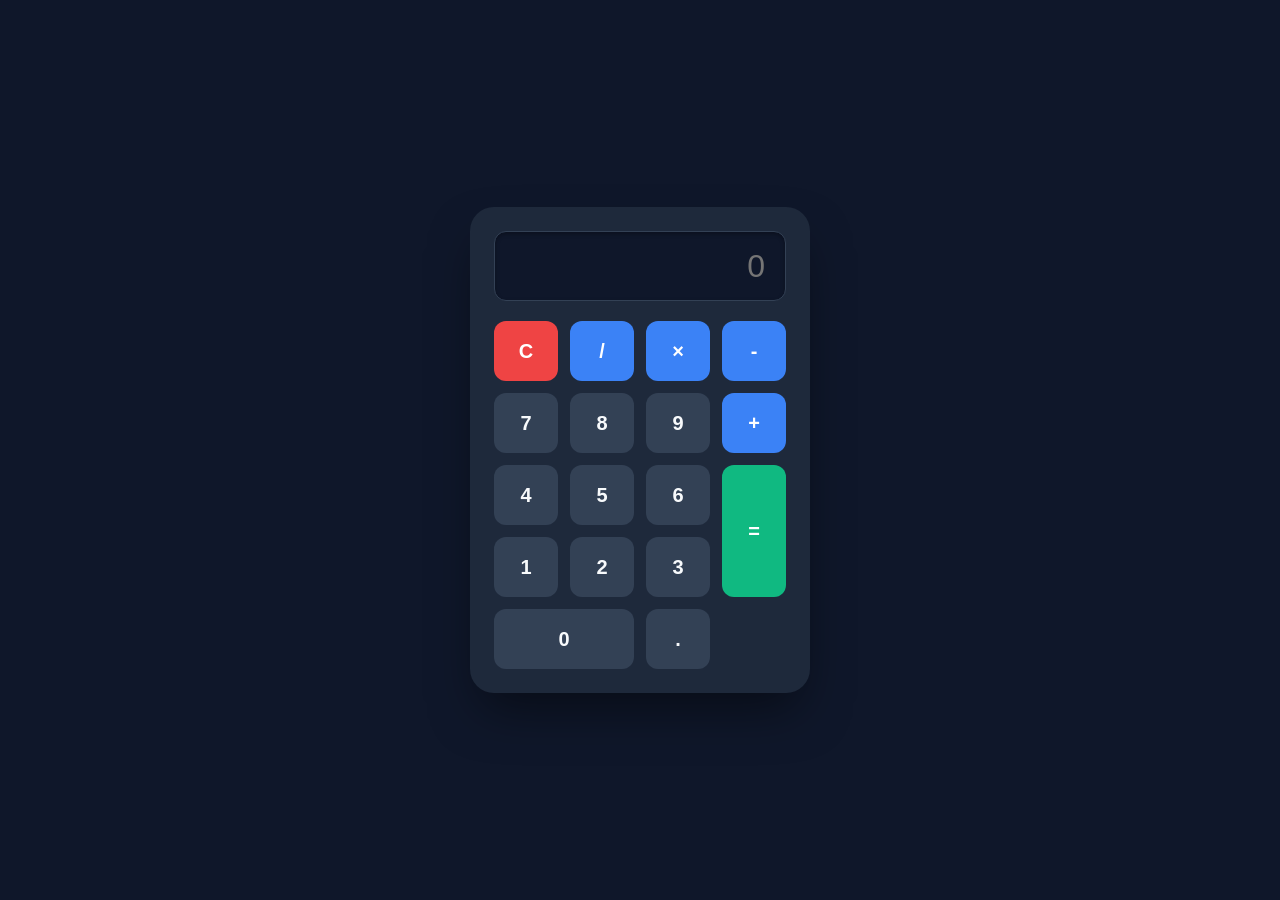
<file: cod3/index.html>
<!DOCTYPE html>
<html lang="en">
<head>
    <meta charset="UTF-8">
    <meta name="viewport" content="width=device-width, initial-scale=1.0">
    <title>Professional Grid Calculator</title>
    <link rel="stylesheet" href="style.css">
</head>
<body>

    <div class="calculator-wrapper">
        <div class="calculator">
            <div class="display-container">
                <input type="text" id="result" placeholder="0" readonly>
            </div>

            <div class="grid-container">
                <button class="btn btn-clear" id="clear">C</button>
                <button class="btn btn-op" value="/">/</button>
                <button class="btn btn-op" value="*">×</button>
                <button class="btn btn-op" value="-">-</button>

                <button class="btn btn-num" value="7">7</button>
                <button class="btn btn-num" value="8">8</button>
                <button class="btn btn-num" value="9">9</button>
                <button class="btn btn-op" value="+">+</button>

                <button class="btn btn-num" value="4">4</button>
                <button class="btn btn-num" value="5">5</button>
                <button class="btn btn-num" value="6">6</button>
                <button class="btn btn-equal" id="equals">=</button>

                <button class="btn btn-num" value="1">1</button>
                <button class="btn btn-num" value="2">2</button>
                <button class="btn btn-num" value="3">3</button>
                
                <button class="btn btn-num btn-zero" value="0">0</button>
                <button class="btn btn-num" value=".">.</button>
            </div>
        </div>
    </div>

    <script src="script.js"></script>
</body>
</html>
</file>
<file: cod3/style.css>
/* --- Global Reset --- */
* {
    margin: 0;
    padding: 0;
    box-sizing: border-box;
    font-family: 'Inter', -apple-system, sans-serif;
}

body {
    background-color: #0f172a;
    height: 100vh;
    display: flex;
    justify-content: center;
    align-items: center;
}

/* --- Calculator Container --- */
.calculator {
    background-color: #1e293b;
    width: 340px;
    padding: 24px;
    border-radius: 24px;
    box-shadow: 0 25px 50px -12px rgba(0, 0, 0, 0.5);
}

/* --- Display Section --- */
.display-container {
    margin-bottom: 20px;
}

#result {
    width: 100%;
    height: 70px;
    background-color: #0f172a;
    border: 1px solid #334155;
    border-radius: 12px;
    color: #f8fafc;
    text-align: right;
    padding: 0 20px;
    font-size: 2rem;
    font-weight: 500;
    outline: none;
    box-shadow: inset 0 2px 4px rgba(0, 0, 0, 0.3);
}

/* --- Grid Layout Construction --- */
.grid-container {
    display: grid;
    /* 4 Equal columns */
    grid-template-columns: repeat(4, 1fr);
    /* Uniform gap between all buttons */
    gap: 12px;
}

.btn {
    height: 60px;
    border: none;
    border-radius: 12px;
    font-size: 1.25rem;
    font-weight: 600;
    cursor: pointer;
    transition: all 0.2s cubic-bezier(0.4, 0, 0.2, 1);
    display: flex;
    justify-content: center;
    align-items: center;
}

/* --- Specific Button Rules --- */

/* Horizontal Span: Button '0' takes 2 columns */
.btn-zero {
    grid-column: span 2;
}

/* Vertical Span: Button '=' takes 2 rows */
.btn-equal {
    grid-row: span 2;
    height: 100%; /* Ensures it fills both rows exactly */
    background-color: #10b981;
    color: white;
}

/* --- Color Palette & Hover Effects --- */
.btn-num {
    background-color: #334155;
    color: #f8fafc;
}

.btn-num:hover {
    background-color: #475569;
}

.btn-op {
    background-color: #3b82f6;
    color: white;
}

.btn-op:hover {
    background-color: #60a5fa;
}

.btn-clear {
    background-color: #ef4444;
    color: white;
}

.btn-clear:hover {
    background-color: #f87171;
}

.btn-equal:hover {
    background-color: #34d399;
}

/* Active State for feedback */
.btn:active {
    transform: scale(0.95);
}
</file>
